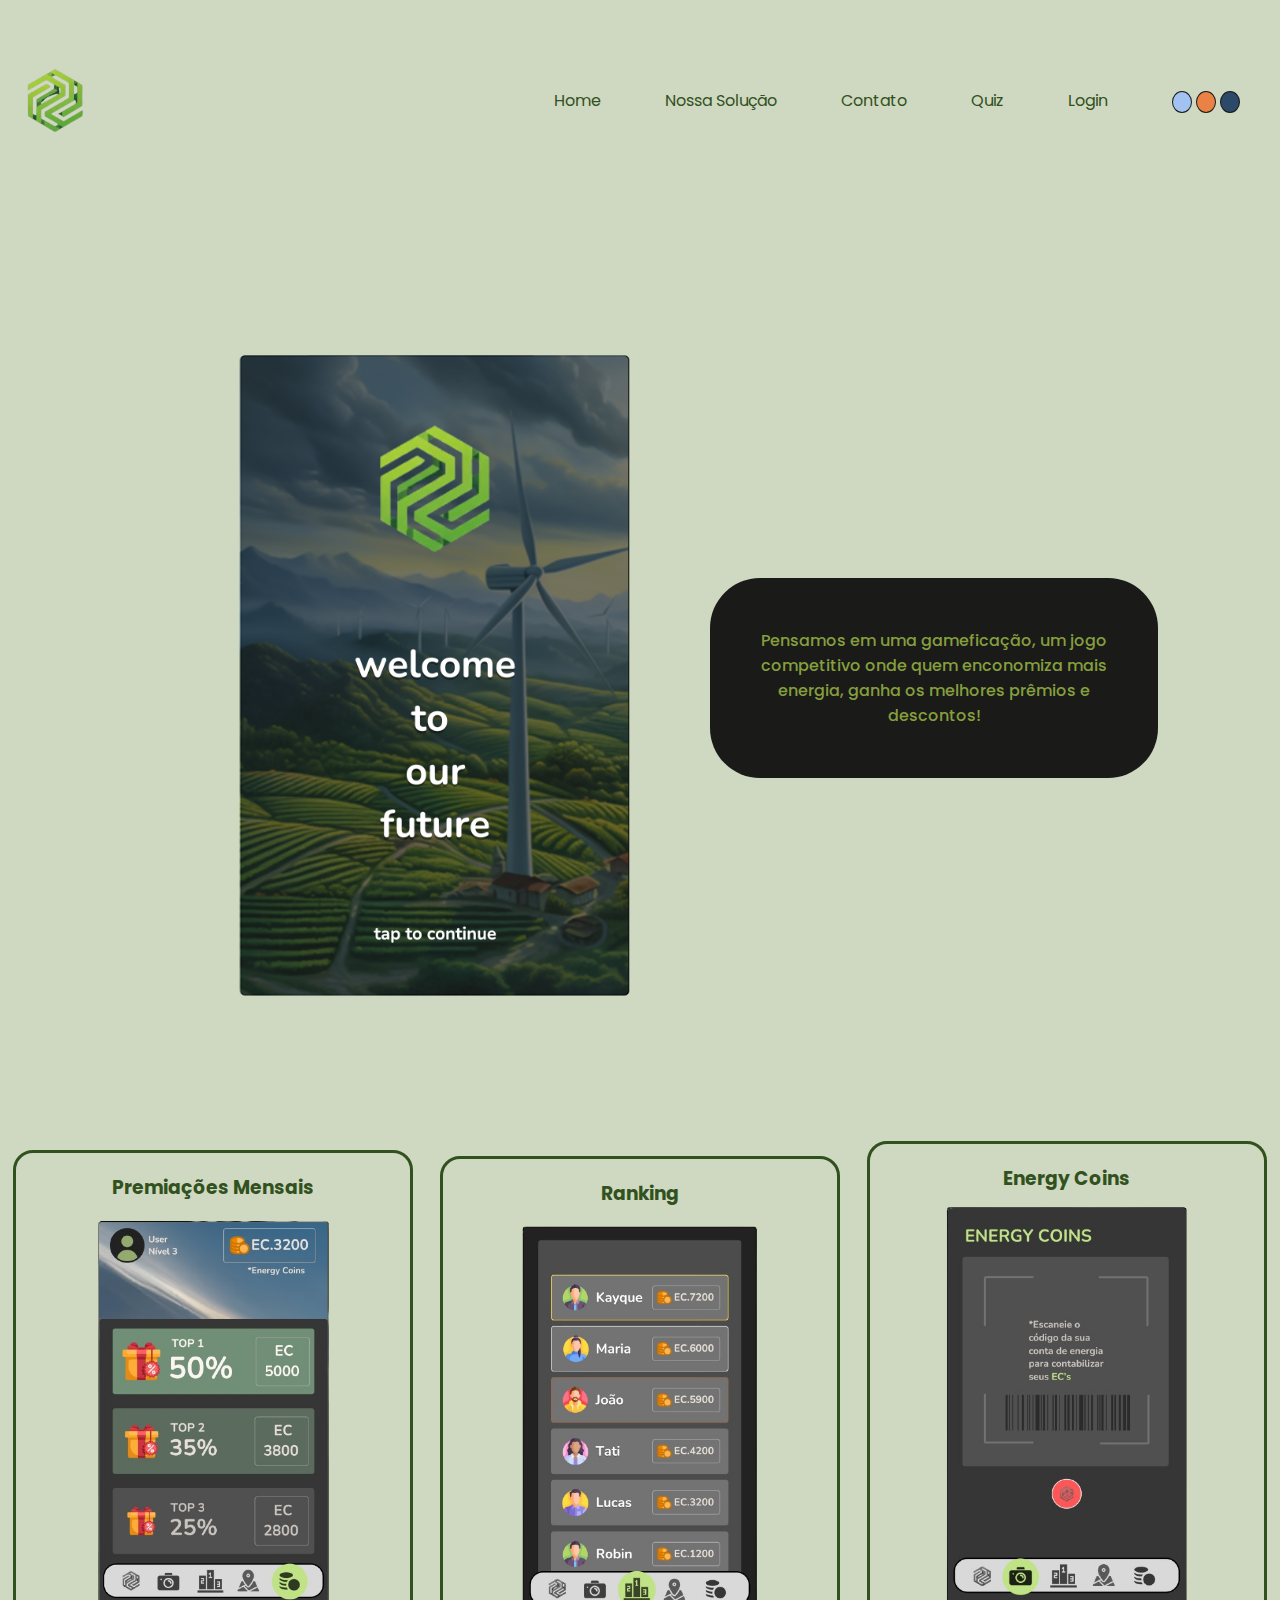
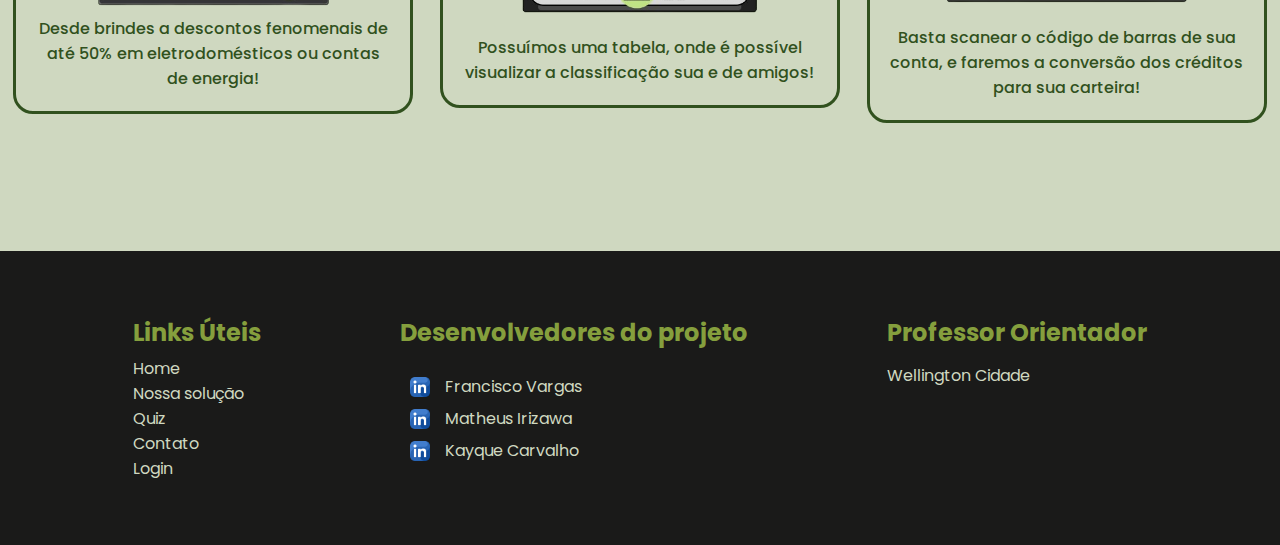
<file: index.html>
<!DOCTYPE html>
<html lang="pt-br">
<head>
    <meta charset="UTF-8">
    <meta name="viewport" content="width=device-width, initial-scale=1.0">
    <!--adicionando icone ao lado do title-->
    <link rel="shortcut icon" href="./src/assets/logo-verde-cnxs.png">
    <title>EcoEnergy | Code Nexus</title>
    <!--chamando o CSS externo-->
    <link rel="stylesheet" href="./src/css/style.css">
    <!--importando fonte, google fonts-->
    <link rel="preconnect" href="https://fonts.googleapis.com">
    <link rel="preconnect" href="https://fonts.gstatic.com" crossorigin>
    <link href="https://fonts.googleapis.com/css2?family=Poppins:ital,wght@0,100;0,200;0,300;0,400;0,500;0,600;0,700;0,800;0,900;1,100;1,200;1,300;1,400;1,500;1,600;1,700;1,800;1,900&display=swap" rel="stylesheet">
</head>
<body>
    <header>
        <img src="./src/assets/logo-verde-cnxs.png" alt="logo-da-equipe">
        <nav>
            <ul>
                <li><a href="./index.html">Home</a></li>
                <li><a href="./solucao.html">Nossa Solução</a></li>
                <li><a href="./contato.html">Contato</a></li>
                <li><a href="./quiz.html">Quiz</a></li>
                <li><a href="./login.html">Login</a></li>
                <div class="changeColor">
                    <input type="button" class="color" id="btn-aClaro" onclick="trocar('#a2c2f2')"/>
                    <input type="button" class="color" id="btn-laranja" onclick="trocar('#ea8145')"/>
                    <input type="button" class="color" id="btn-aDark" onclick="trocar('#2c4969')"/>
                </div>
            </ul>
        </nav>
    </header>

    <section class="main-index">
        <div class="container-b1 img-icon">
            <div class="slideShow">
                <img id="image" alt="slideShow-das-telas"/>
            </div>
            <p class="paragrafo">Pensamos em uma gameficação, um jogo competitivo onde quem enconomiza mais energia, ganha os melhores prêmios e descontos!</p>
        </div>

        <div class="card-container">

            <div class="card jump-card">
                <h3>Premiações Mensais</h3>
                <img src="./src/assets/img4bg.png" alt="img-card-1">
                <p>Desde brindes a descontos fenomenais de até 50% em eletrodomésticos ou contas de energia!</p>
            </div>

            <div class="card jump-card">
                <h3>Ranking</h3>
                <img src="./src/assets/img5bg.png" alt="img-card-2">
                <p>Possuímos uma tabela, onde é possível visualizar a classificação sua e de amigos!</p>
            </div>

            <div class="card jump-card">
                <h3>Energy Coins</h3>
                <img src="./src/assets/img6bg.png" alt="img-card-3">
                <p>Basta scanear o código de barras de sua conta, e faremos a conversão dos créditos para sua carteira!</p>
            </div>
        </div>
    </section>

    <footer class="rodape">
        <div class="c-left">
            <h2 id="title-left">Links Úteis</h2>
            <ul>
                <li><a href="./index.html">Home</a></li>
                <li><a href="./solucao.html">Nossa solução</a></li>
                <li><a href="./quiz.html">Quiz</a></li>
                <li><a href="./contato.html">Contato</a></li>
                <li><a href="./login.html">Login</a></li>
            </ul>
        </div>
        <div class="c-right">
            <h2 id="title-right">Desenvolvedores do projeto</h2>
            <ul>
                <li><a href="https://www.linkedin.com/in/franciscovargas7/"><img src="./src/assets/linkedin.png"></a><a>Francisco Vargas</a></li>
                <li><a href="https://www.linkedin.com/in/"><img src="./src/assets/linkedin.png"></a><a>Matheus Irizawa</a></li>
                <li><a href="https://www.linkedin.com/in/kayque-carvalho-49a190283/"><img src="./src/assets/linkedin.png"></a><a>Kayque Carvalho</a></li>
            </ul>
        </div>
        <div class="c-mid">
            <h2>Professor Orientador</h2>
            <ul>
                <li><a>Wellington Cidade</a></li>
            </ul>
        </div>
    </footer>



    <script>
        /* Criando slideShow */

        // declarando as variaveis

        let imagens = [
            './src/assets/img1.png',
            './src/assets/img2.png',
            './src/assets/img3.png',
            './src/assets/img4.png',
            './src/assets/img5.png',
            './src/assets/img6.png'
        ];

        let i = 0;
        let time = 3000;

        function slideShow(){
            document.getElementById('image').src = imagens[i];
            i++;
            if(i == imagens.length){i=0;}
                setTimeout('slideShow()',time)
        }
        slideShow();


        // funcao para trocar background color
        function trocar(color){
            document.body.style.background = color;
        }


        alert('Seja bem vindo(a)!')


        // Seleciona todos os elementos com a classe "jump-card" e faz o jump de 50px
        const cards = document.getElementsByClassName("jump-card");

        // Itera sobre cada elemento e adiciona os eventos
        for (let i = 0; i < cards.length; i++) {
            cards[i].addEventListener("mouseover", function() {
            this.style.transform = "translateY(-50px)";
            });
            cards[i].addEventListener("mouseout", function() {
            this.style.transform = "translateY(0)";
            });
        }
    </script>
</body>
</html>
</file>
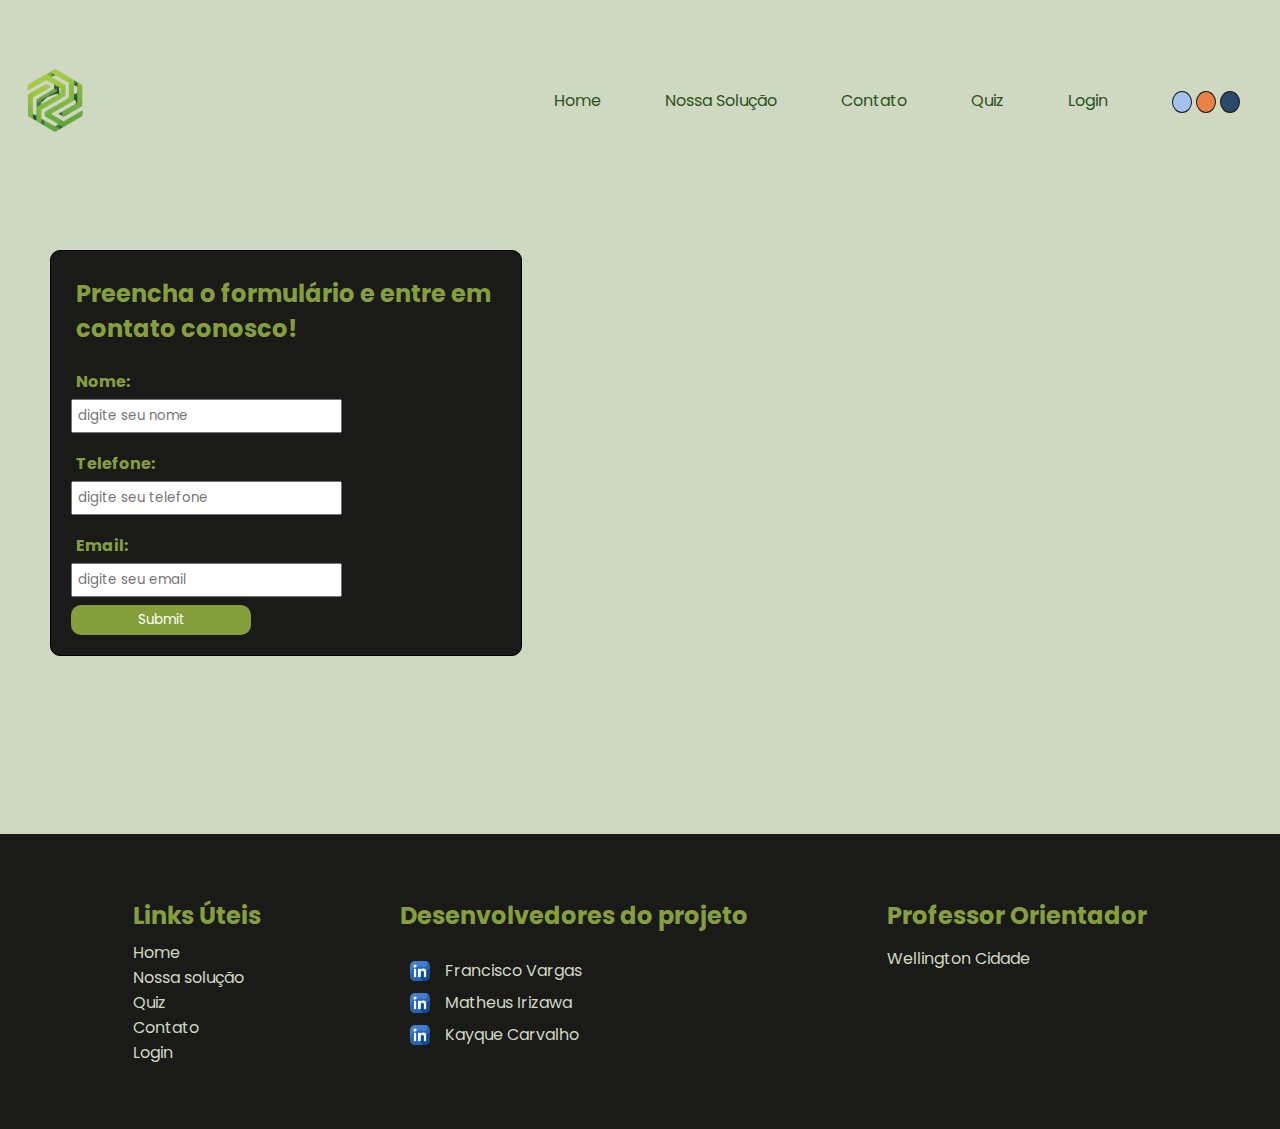
<file: contato.html>
<!DOCTYPE html>
<html lang="pt-br">
<head>
    <meta charset="UTF-8">
    <meta name="viewport" content="width=device-width, initial-scale=1.0">
    <!--icon ao lado do title-->
    <link rel="shortcut icon" href="./src/assets/logo-verde-cnxs.png">
    <title>Contato | EcoEnergy</title>
    <!--chamando o CSS externo-->
    <link rel="stylesheet" href="./src/css/style.css">
    <!--importando fonte, google fonts-->
    <link rel="preconnect" href="https://fonts.googleapis.com">
    <link rel="preconnect" href="https://fonts.gstatic.com" crossorigin>
    <link href="https://fonts.googleapis.com/css2?family=Poppins:ital,wght@0,100;0,200;0,300;0,400;0,500;0,600;0,700;0,800;0,900;1,100;1,200;1,300;1,400;1,500;1,600;1,700;1,800;1,900&display=swap" rel="stylesheet">
    <script>
    function botaoenviar() {
        // Função para validar os campos
        function validarCampos() {
            var nome = document.getElementById('nome').value;
            var telefone = document.getElementById('telefone').value;
            var email = document.getElementById('email').value;

            if (nome === "" || telefone === "" || email === "") {
                alert("Por favor, preencha todos os campos.");
                return false;
            } else {
                return true;
            }
        }

        // Verifica se a validação foi bem-sucedida
        if (validarCampos()) {
            // se todos os campos estão ok, ele manda da a mensagem abaixo
            alert("Dados enviados com sucesso!");

            // Limpa os campos
            document.getElementById('nome').value = '';
            document.getElementById('telefone').value = '';
            document.getElementById('email').value = '';
        }
}

        // Função para trocar o background color

        function trocar(color){
            document.body.style.background = color;
        }
    </script>
</head>
<body>
    <header>
        <img src="./src/assets/logo-verde-cnxs.png" alt="logo-da-equipe">
        <nav>
            <ul>
                <li><a href="./index.html">Home</a></li>
                <li><a href="./solucao.html">Nossa Solução</a></li>
                <li><a href="./contato.html">Contato</a></li>
                <li><a href="./quiz.html">Quiz</a></li>
                <li><a href="./login.html">Login</a></li>
                <div class="changeColor">
                    <input type="button" class="color" id="btn-aClaro" onclick="trocar('#a2c2f2')"/>
                    <input type="button" class="color" id="btn-laranja" onclick="trocar('#ea8145')"/>
                    <input type="button" class="color" id="btn-aDark" onclick="trocar('#2c4969')"/>
                </div>
            </ul>
        </nav>
    </header>

    <div class="cPai-formContato">
        <div class="container-form">
            <h2>Preencha o formulário e entre em contato conosco!</h2>
            <form class="formulario">
                <label for="nome"><b>Nome:</b></label>
                <input type="text" name="nome" id="nome" placeholder="digite seu nome" required/>
                <label for="telefone"><b>Telefone:</b></label>
                <input type="tel" name="telefone" id="telefone" placeholder="digite seu telefone" required/>
                <label for="email"><b>Email:</b></label>
                <input type="email" name="email" id="email" placeholder="digite seu email" required/>
                <input type="submit" name="enviar" id="btn-submit" onclick="botaoenviar()">
            </form>
        </div>
    </div>

    <footer class="rodape">
        <div class="c-left">
            <h2 id="title-left">Links Úteis</h2>
            <ul>
                <li><a href="./index.html">Home</a></li>
                <li><a href="./solucao.html">Nossa solução</a></li>
                <li><a href="./quiz.html">Quiz</a></li>
                <li><a href="./contato.html">Contato</a></li>
                <li><a href="./login.html">Login</a></li>
            </ul>
        </div>
        <div class="c-right">
            <h2 id="title-right">Desenvolvedores do projeto</h2>
            <ul>
                <li><a href="https://www.linkedin.com/in/franciscovargas7/"><img src="./src/assets/linkedin.png"></a><a>Francisco Vargas</a></li>
                <li><a href="https://www.linkedin.com/in/"><img src="./src/assets/linkedin.png"></a><a>Matheus Irizawa</a></li>
                <li><a href="https://www.linkedin.com/in/kayque-carvalho-49a190283/"><img src="./src/assets/linkedin.png"></a><a>Kayque Carvalho</a></li>
            </ul>
        </div>
        <div class="c-mid">
            <h2>Professor Orientador</h2>
            <ul>
                <li><a>Wellington Cidade</a></li>
            </ul>
        </div>
    </footer>
</body>
</html>
</file>
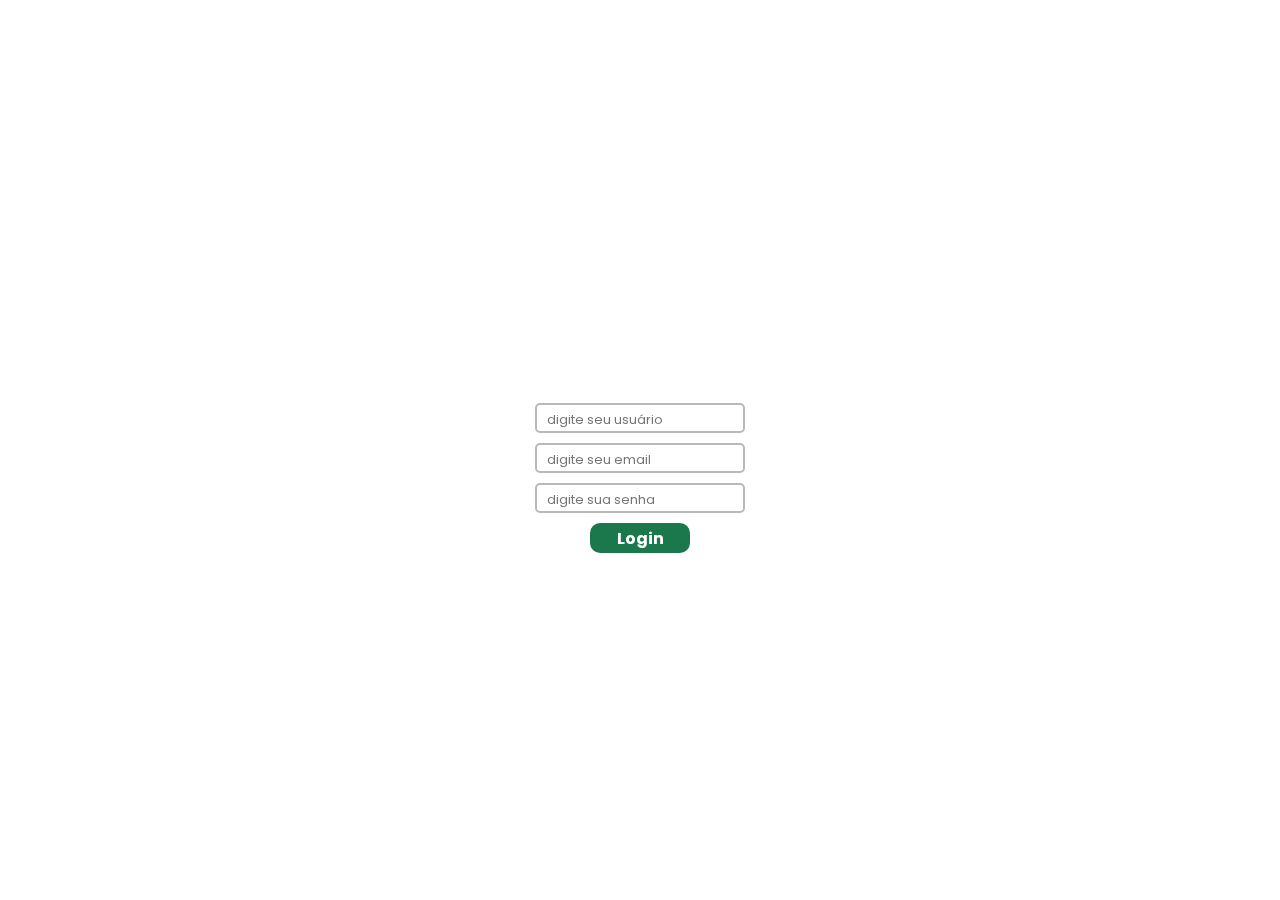
<file: login.html>
<!DOCTYPE html>
<html lang="pt-br">
<head>
    <meta charset="UTF-8">
    <meta name="viewport" content="width=device-width, initial-scale=1.0">
    <!--chamando CSS externo-->
    <link rel="stylesheet" href="./src/css/style.css">
    <!--adicionando icone no site-->
    <link rel="shortcut icon" href="./src/assets/logo-verde-cnxs.png">
    <title>Login | EcoEnergy</title>
    <!--importando fonte, google fonts-->
    <link rel="preconnect" href="https://fonts.googleapis.com">
    <link rel="preconnect" href="https://fonts.gstatic.com" crossorigin>
    <link href="https://fonts.googleapis.com/css2?family=Poppins:ital,wght@0,100;0,200;0,300;0,400;0,500;0,600;0,700;0,800;0,900;1,100;1,200;1,300;1,400;1,500;1,600;1,700;1,800;1,900&display=swap" rel="stylesheet">
</head>
<body class="body1">
    <div class="main-login">

        <h1>Login</h1>

        <form class="form" id="form">
            <div class="controle">
                <input type="text" id="nome" placeholder="digite seu usuário"/>
                <i class="sucesso"><img src="./src/assets/sucesso.svg"/></i>
                <i class="error"><img src="./src/assets/error.svg"/></i>
                <small>Error</small>
            </div>

            <div class="controle">
                <input type="email" id="email" placeholder="digite seu email"/>
                <i class="sucesso"><img src="./src/assets/sucesso.svg"/></i>
                <i class="error"><img src="./src/assets/error.svg"/></i>
                <small>Error</small>
            </div>

            <div class="controle">
                <input type="password" id="senha" placeholder="digite sua senha"/>
                <i class="sucesso"><img src="./src/assets/sucesso.svg"/></i>
                <i class="error"><img src="./src/assets/error.svg"/></i>
                <small>Error</small>
            </div>

            <button type="submit" onclick="verificarCadastro()" >Login</button>

        </form>
    </div>



    <!--chamando JS externo-->
    <script src="./src/js/script.js"></script>
</body>
</html>
</file>
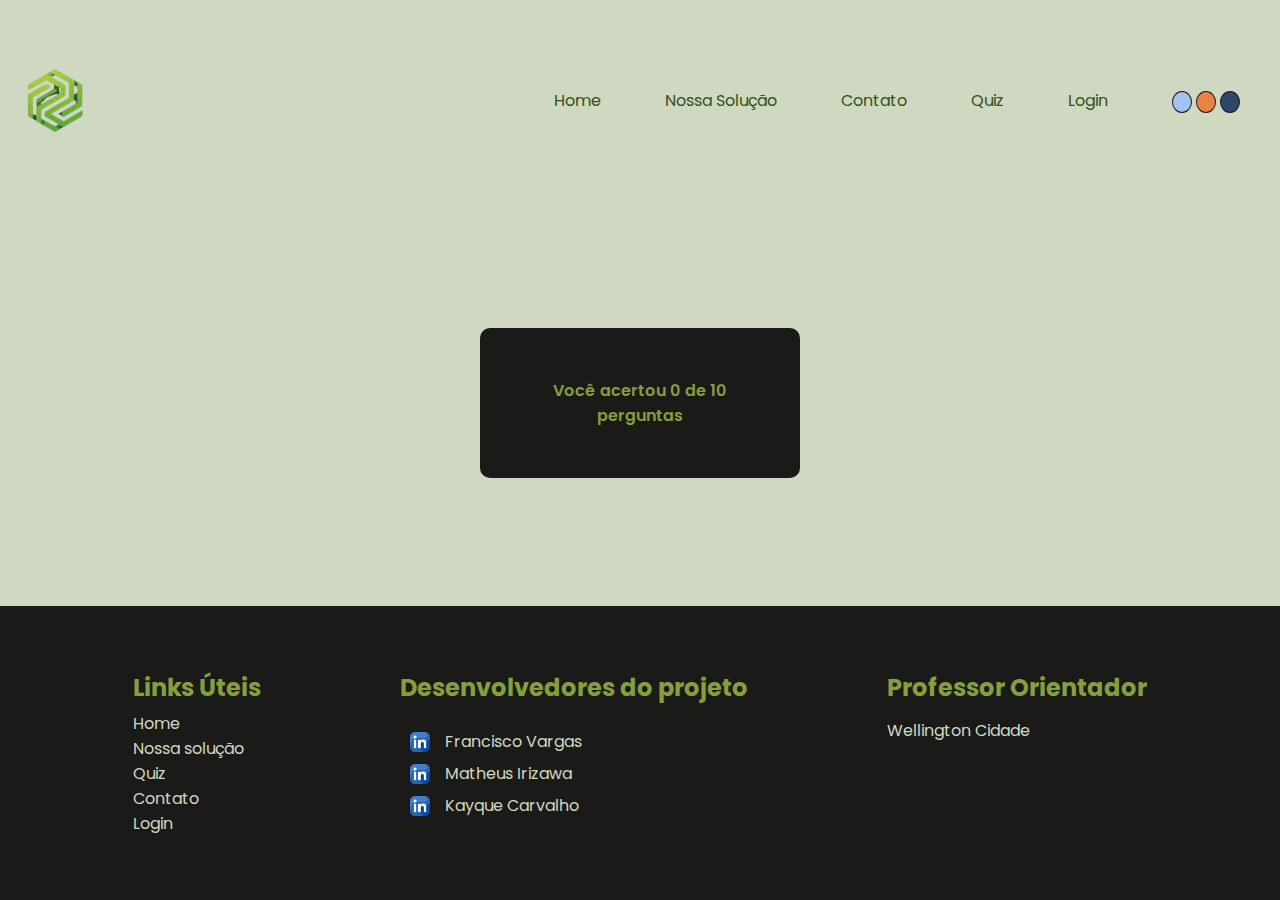
<file: quiz.html>
<!DOCTYPE html>
<html lang="pt-br">
<head>
    <meta charset="UTF-8">
    <meta name="viewport" content="width=device-width, initial-scale=1.0">
    <title>Quiz | EcoEnergy</title>
    <link rel="shortcut icon" href="./src/assets/logo.png">
    <!--chamando o CSS externo-->
    <link rel="stylesheet" href="./src/css/style.css">
    <!--importando fonte, google fonts-->
    <link rel="preconnect" href="https://fonts.googleapis.com">
    <link rel="preconnect" href="https://fonts.gstatic.com" crossorigin>
    <link href="https://fonts.googleapis.com/css2?family=Poppins:ital,wght@0,100;0,200;0,300;0,400;0,500;0,600;0,700;0,800;0,900;1,100;1,200;1,300;1,400;1,500;1,600;1,700;1,800;1,900&display=swap" rel="stylesheet">
    <!--adicionando icone no site-->
    <link rel="shortcut icon" href="./src/assets/logo-verde-cnxs.png">
    <script>
        //quiz 
        document.addEventListener("DOMContentLoaded", function() {
        alert("Seja bem-vindo ao quiz");

        const perguntas = [
            { perguntas: "1. O que caracteriza uma fonte de energia renovável? \n a) É uma fonte de energia que se esgota rapidamente com o tempo. \n b) É uma fonte de energia que é abundante e se renova naturalmente. \n c) É uma fonte de energia que depende de combustíveis fósseis.", resposta: "b" },
            { perguntas: "2. Qual das seguintes fontes de energia é considerada uma energia limpa? \n a) Energia solar \n b) Energia nuclear \n c) Energia a carvão", resposta: "a" },
            { perguntas: "3. O que é energia eólica? \n a) Energia gerada pelo calor da Terra. \n b) Energia gerada a partir do movimento das águas. \n c) Energia gerada pelo movimento do vento.", resposta: "c" },
            { perguntas: "4. Qual das alternativas é uma vantagem da energia solar? \n a) Ela depende de recursos limitados. \n b) Ela pode ser gerada durante a noite. \n c) Ela não emite gases poluentes durante a geração de eletricidade.", resposta: "c" },
            { perguntas: "5. O que é a biomassa? \n a) Energia gerada a partir do calor do interior da Terra. \n b) Matéria orgânica utilizada para gerar energia. \n c) Energia proveniente do movimento das marés.", resposta: "b" },
            { perguntas: "6. Qual é o principal benefício da utilização da energia hidroelétrica? \n a) Redução da emissão de gases de efeito estufa. \n b) Consome grandes quantidades de combustível fóssil. \n c) Necessita de grandes áreas de terra cultivável.", resposta: "a" },
            { perguntas: "7. Qual das alternativas é uma desvantagem da energia solar? \n a) Produz grandes quantidades de CO₂. \n b) Depende da intensidade da luz solar, o que pode ser limitado em alguns lugares. \n c) Pode ser utilizada continuamente, independentemente do clima.", resposta: "b" },
            { perguntas: "8. O que significa energia geotérmica? \n a) Energia gerada pelo movimento das ondas do mar. \n b) Energia proveniente da energia interna da Terra. \n c) Energia gerada pela combustão de resíduos orgânicos.", resposta: "b" },
            { perguntas: "9. Quais são as vantagens principais das fontes de energia renovável em relação às fontes não-renováveis? \n a) Elas são mais baratas e facilmente acessíveis. \n b) Elas não poluem o meio ambiente e são inesgotáveis. \n c) Elas geram mais empregos em indústrias de mineração.", resposta: "b" },
            { perguntas: "10. Qual é o impacto ambiental da energia gerada por combustíveis fósseis? \n a) Não causa nenhum impacto no meio ambiente. \n b) Contribui para a emissão de gases de efeito estufa e mudanças climáticas. \n c) Pode ajudar a reduzir a poluição do ar e da água.", resposta: "b" }
        ];

        let acertos = 0;

        for (let i = 0; i < perguntas.length; i++) {
            const respostaUsuario = prompt(perguntas[i].perguntas);
            if (respostaUsuario && respostaUsuario.toLowerCase() === perguntas[i].resposta.toLowerCase()) {
                acertos++;
            }
        }

        document.getElementById("msg").innerHTML = `Você acertou ${acertos} de ${perguntas.length} perguntas`;
    });

    // Função para trocar o background color

    function trocar(color){
        document.body.style.background = color;
    }
    </script>
</head>
<body>
    <!DOCTYPE html>
    <html lang="pt-br">
    <head>
        <meta charset="UTF-8">
        <meta name="viewport" content="width=device-width, initial-scale=1.0">
        <link rel="shortcut icon" href="./src/assets/logo.png">
        <title>Green Energy | Code Nexus</title>
        <!--chamando CSS externo-->
        <link rel="stylesheet" href="./src/css/style.css">
    </head>
    <body>
    
        <header>
            <img src="./src/assets/logo-verde-cnxs.png" alt="logo-da-equipe">
            <nav>
                <ul>
                    <li><a href="./index.html">Home</a></li>
                    <li><a href="./solucao.html">Nossa Solução</a></li>
                    <li><a href="./contato.html">Contato</a></li>
                    <li><a href="./quiz.html">Quiz</a></li>
                    <li><a href="./login.html">Login</a></li>
                    <div class="changeColor">
                        <input type="button" class="color" id="btn-aClaro" onclick="trocar('#a2c2f2')"/>
                        <input type="button" class="color" id="btn-laranja" onclick="trocar('#ea8145')"/>
                        <input type="button" class="color" id="btn-aDark" onclick="trocar('#2c4969')"/>
                    </div>
                </ul>
            </nav>
        </header>
        
        <section class="main-quiz">
            <div class="resultado">
                <div id="msg"></div>
            </div>
        </section>

        <footer class="rodape">
            <div class="c-left">
                <h2 id="title-left">Links Úteis</h2>
                <ul>
                    <li><a href="./index.html">Home</a></li>
                    <li><a href="./solucao.html">Nossa solução</a></li>
                    <li><a href="./quiz.html">Quiz</a></li>
                    <li><a href="./contato.html">Contato</a></li>
                    <li><a href="./login.html">Login</a></li>
                </ul>
            </div>
            <div class="c-right">
                <h2 id="title-right">Desenvolvedores do projeto</h2>
                <ul>
                    <li><a href="https://www.linkedin.com/in/franciscovargas7/"><img src="./src/assets/linkedin.png"></a><a>Francisco Vargas</a></li>
                    <li><a href="https://www.linkedin.com/in/"><img src="./src/assets/linkedin.png"></a><a>Matheus Irizawa</a></li>
                    <li><a href="https://www.linkedin.com/in/kayque-carvalho-49a190283/"><img src="./src/assets/linkedin.png"></a><a>Kayque Carvalho</a></li>
                </ul>
            </div>
            <div class="c-mid">
                <h2>Professor Orientador</h2>
                <ul>
                    <li><a>Wellington Cidade</a></li>
                </ul>
            </div>
        </footer>
</body>
</html>
</file>
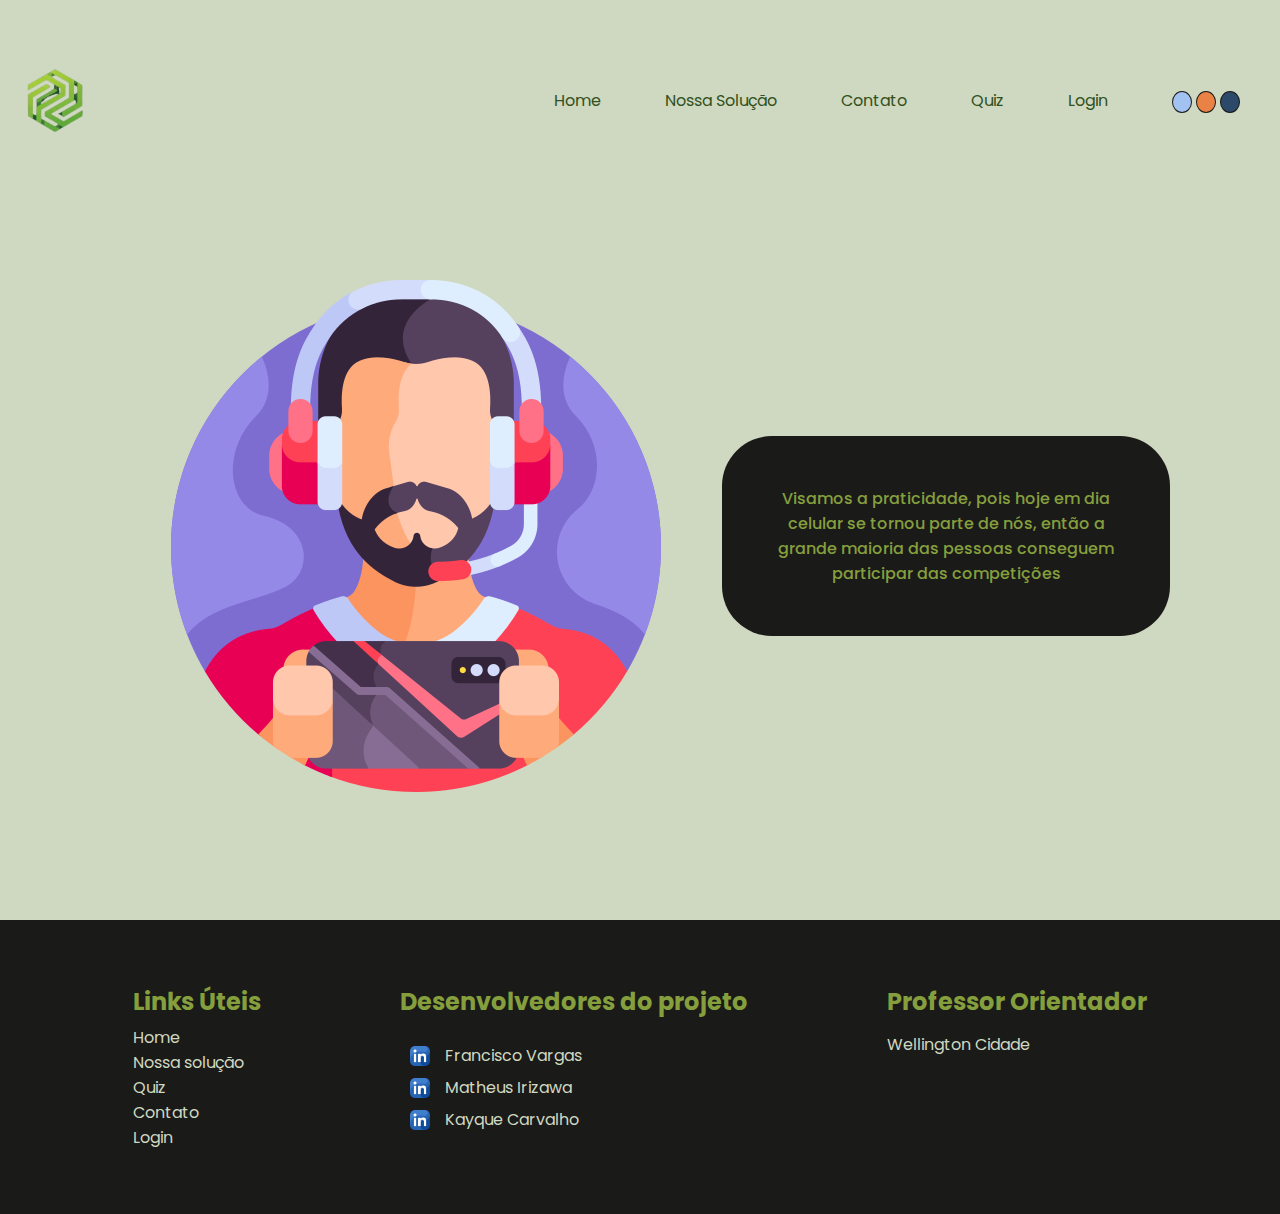
<file: solucao.html>
<!DOCTYPE html>
<html lang="pt-br">
<head>
    <meta charset="UTF-8">
    <meta name="viewport" content="width=device-width, initial-scale=1.0">
    <link rel="shortcut icon" href="./src/assets/logo-verde-cnxs.png">
    <title>Nossa Solução | Code Nexus</title>
    <!--chamando CSS externo-->
    <link rel="stylesheet" href="./src/css/style.css">
    <!--importando fonte, google fonts-->
    <link rel="preconnect" href="https://fonts.googleapis.com">
    <link rel="preconnect" href="https://fonts.gstatic.com" crossorigin>
    <link href="https://fonts.googleapis.com/css2?family=Poppins:ital,wght@0,100;0,200;0,300;0,400;0,500;0,600;0,700;0,800;0,900;1,100;1,200;1,300;1,400;1,500;1,600;1,700;1,800;1,900&display=swap" rel="stylesheet">
    <!--chamando o script interno-->
    <script>
        // Função para trocar o background color

        function trocar(color){
            document.body.style.background = color;
        }

    </script>
</head>
<body>

    <header>
        <img src="./src/assets/logo-verde-cnxs.png" alt="logo-da-equipe">
        <nav>
            <ul>
                <li><a href="./index.html">Home</a></li>
                <li><a href="./solucao.html">Nossa Solução</a></li>
                <li><a href="./contato.html">Contato</a></li>
                <li><a href="./quiz.html">Quiz</a></li>
                <li><a href="./login.html">Login</a></li>
                <div class="changeColor">
                    <input type="button" class="color" id="btn-aClaro" onclick="trocar('#a2c2f2')"/>
                    <input type="button" class="color" id="btn-laranja" onclick="trocar('#ea8145')"/>
                    <input type="button" class="color" id="btn-aDark" onclick="trocar('#2c4969')"/>
                </div>
            </ul>
        </nav>
    </header>

    <section class="main-solution">
        <div class="container-b1 img-icon">
            <img src="./src/assets/img1-solution.png" alt="img-homem-jogando-no-celular">
            <p class="paragrafo">Visamos a praticidade, pois hoje em dia celular se tornou parte de nós, então a grande maioria das pessoas conseguem participar das competições</p>
        </div>
        
    </section>

    <footer class="rodape">
        <div class="c-left">
            <h2 id="title-left">Links Úteis</h2>
            <ul>
                <li><a href="./index.html">Home</a></li>
                <li><a href="./solucao.html">Nossa solução</a></li>
                <li><a href="./quiz.html">Quiz</a></li>
                <li><a href="./contato.html">Contato</a></li>
                <li><a href="./login.html">Login</a></li>
            </ul>
        </div>
        <div class="c-right">
            <h2 id="title-right">Desenvolvedores do projeto</h2>
            <ul>
                <li><a href="https://www.linkedin.com/in/franciscovargas7/"><img src="./src/assets/linkedin.png"></a><a>Francisco Vargas</a></li>
                <li><a href="https://www.linkedin.com/in/"><img src="./src/assets/linkedin.png"></a><a>Matheus Irizawa</a></li>
                <li><a href="https://www.linkedin.com/in/kayque-carvalho-49a190283/"><img src="./src/assets/linkedin.png"></a><a>Kayque Carvalho</a></li>
            </ul>
        </div>
        <div class="c-mid">
            <h2>Professor Orientador</h2>
            <ul>
                <li><a>Wellington Cidade</a></li>
            </ul>
        </div>
    </footer>
</body>
</html>
</file>
<file: src/css/style.css>
/*reset CSS*/
*{
    margin: 0;
    box-sizing: border-box;
    padding: 0;
    text-decoration: none;
    list-style: none;
    font-family: 'Poppins', sans-serif;
}

/*criando variáveis*/
:root{
    --bg-color: #cfd8c0;
    --second-color: #859F3D;
    --text-color: #31511E;
    --dark-color: #1A1A19;
}


/*background color para o body de todos htmls*/
body{
    background-color: var(--bg-color);
}


/*barra de navegação*/
header{
    display: flex;
    align-items: center;
    justify-content: space-between;
    height: 200px;
    padding: 1rem;
}

header img{
    width: 80px;
}

header nav ul{
    display: flex;
    padding: 1.5rem;
    gap: 4rem;
}

header nav ul li a{
    color: var(--text-color);
    font-weight: 400;
    transition: 0.3s ease;
    border-bottom: 3px solid transparent;
}

header a:hover, header a.active {
    color: var(--second-color);
    border-bottom: 3px solid var(--second-color);
}

header nav ul li a:hover{
    color: var(--second-color);
    transition: 0.5s;
}

.changeColor .color{
    width: 20px;
    border-radius: 100%;
}

.color{
    border: 1px solid var(--dark-color);
}

#btn-aClaro{
    background-color: #a2c2f2
}

#btn-laranja{
    background-color: #ea8145
}

#btn-aDark{
    background-color: #2c4969;
}


/*Quiz.html*/

.main-quiz{
    padding-top: 10%;
    display: flex;
    justify-content: center;
}

.resultado{
    color: var(--second-color);
    background-color: var(--dark-color);
    padding: 50px;
    border-radius: 10px;
    font-weight: 600;
    width: 25%;
    transition: all 0.5s; /*aplicando transition em todas as aparições da div resultado*/
}

.resultado:hover{
    background-color: var(--second-color);
    color: var(--dark-color);
}

#msg{
    text-align: center;
}


/*Formulário do contato.html*/

.cPai-formContato{
    padding: 50px;
}

.container-form{
    background-color: var(--dark-color);
    border-radius: 10px;
    border: 1px solid black;
    padding: 20px;
    width: 40%;
}

.container-form h2{
    color: var(--second-color);
    padding: 5px;
    margin-bottom: 3%;
}

.formulario input, .formulario button, .formulario label{
    display: block;
    padding: 5px;
    color: var(--second-color);
}

.formulario label{
    margin-top: 3%;
}

#btn-submit{
    background-color: var(--second-color);
    border-radius: 10px;
    border: 0px;
    width: 180px;
    margin-top: 2%;
    color: #fff;
}


/*Login*/

.body1{
    background: url('https://arayara.org/wp-content/uploads/2023/08/DreamShaper_v7_renewable_energy_industry_making_big_money_0-1.jpg') no-repeat;
    display: flex;
    align-items: center;
    justify-content: center;
    height: 100vh; /*vh responsivo, ele pega de acordo com o tamanho da tela*/
    background-size: cover;
    background-position: center;
}

.main-login{
    width: 30%;
    border: 2px solid rgb(255, 255, 255, .2);
    backdrop-filter: blur(25px);
    border-radius: 10px;
    background: transparent;
}

.main-login h1{
    color: #fff;
    text-align: center;
    margin: 5%;
}

.controle{ /*ateção ás propriedades que fazem a mesma coisa*/
    padding-bottom: 10px;
    position: relative; /*não deixa outros elementos ficarem por cima dele*/
}

.form .controle ::placeholder{
    font-size: 0.8rem
}

.controle label{
    display: inline-block;
    color: #fff;
    font-weight: 500;
}

.controle input{
    border: 2px solid rgb(185, 185, 185);
    border-radius: 5px;
    width: 70%;
    height: 30px;
    font-size: 1rem;
    padding: 10px;
}

.controle.error i.error{
    visibility: visible;
    font-size: 10px;
}

.controle.sucesso i.sucesso{
    visibility: visible;
}

.controle.error small{
    flex-direction: column;
    color: #2d302d;
    font-size: 10px;
    visibility: visible;
}

.controle i{
    position: absolute; /*fica uma img por cima da outra, mas é assim mesmo pois queremos usar somente aquele espaço para as mensagens, ou error ou sucesso*/
    top: 4px;
    right: 10px;
    visibility: hidden; /*ocultando as imgs*/
}

.controle small{
    visibility: hidden;
    position: absolute;
    margin-top: 5px;
    font-size: 10px;
    color: #fff;
}


/*Login.html*/
.form{
    padding: 0 40px 30px;
    text-align: center;
    align-items: center;
}

.form button{
    width: 100px;
    height: 30px;
    border-radius: 10px;
    border: 1px;
    font-size: 1rem;
    font-weight: 700;
    color: #fff;
}

.form button:hover{
    background: rgb(56, 80, 68);
    color: rgb(255, 255, 255);
    transition: 0.7s;
}

.form button:not(:hover){
    transition: 1s;
    background-color: rgba(18, 114, 69, 0.959);
}


/*Index*/
.container-b1{ /*b1 = bloco 1*/
    display: flex;
    align-items: center;
    text-align: center;
    gap: 50px;
}

#image{
    width: 500px;
    margin-left: 5%;
    padding: 10%;
}


/*solucao.html*/
.img-icon{
    margin-left: 10rem;
    margin-top: 5rem;
}

.paragrafo{
    color: var(--second-color);
    background-color: var(--dark-color);
    border-radius: 50px;
    padding: 50px;
    width: 40%;
    transition: all 0.5s;
    font-weight: 500;
}

.paragrafo:hover{
    color: var(--dark-color);
    background-color: var(--second-color);
}

#img-icon2{
    margin-top: 5%;
}

.card-container{
    display: flex;
    justify-content: space-around;
    align-items: center;
}

.card{
    width: 400px;
    border: 3px solid var(--text-color);
    border-radius: 20px;
    color: var(--text-color);
    padding: 20px;
    margin-top: 5%;
    text-align: center;
    justify-content: center;
    position: relative;
    flex-direction: column;
    transition: all 0.5s;
}

.card:hover{
    background-color: var(--dark-color);
    color: var(--second-color);
    border: 3px solid var(--bg-color);
}

.card p{
    font-weight: 500;
}

.card img{
    width: 70%;
    margin: 0 auto;
    border-radius: 10px;
}


/*Rodapé*/

.rodape{
    margin-top: 10%;
    display: flex;
    justify-content: space-around;
    background-color: var(--dark-color);
    padding: 5%;
}

.rodape a{
    color: var(--bg-color);
    transition: all 0.5s;
}

.rodape a:hover{
    color: var(--second-color);
}

.rodape h2{
    color: var(--second-color);
    margin-bottom: 5%;
}

.rodape img{
    width: 30px;
    margin: 5px 10px -10px 5px;
    padding: 5px;
}
</file>
